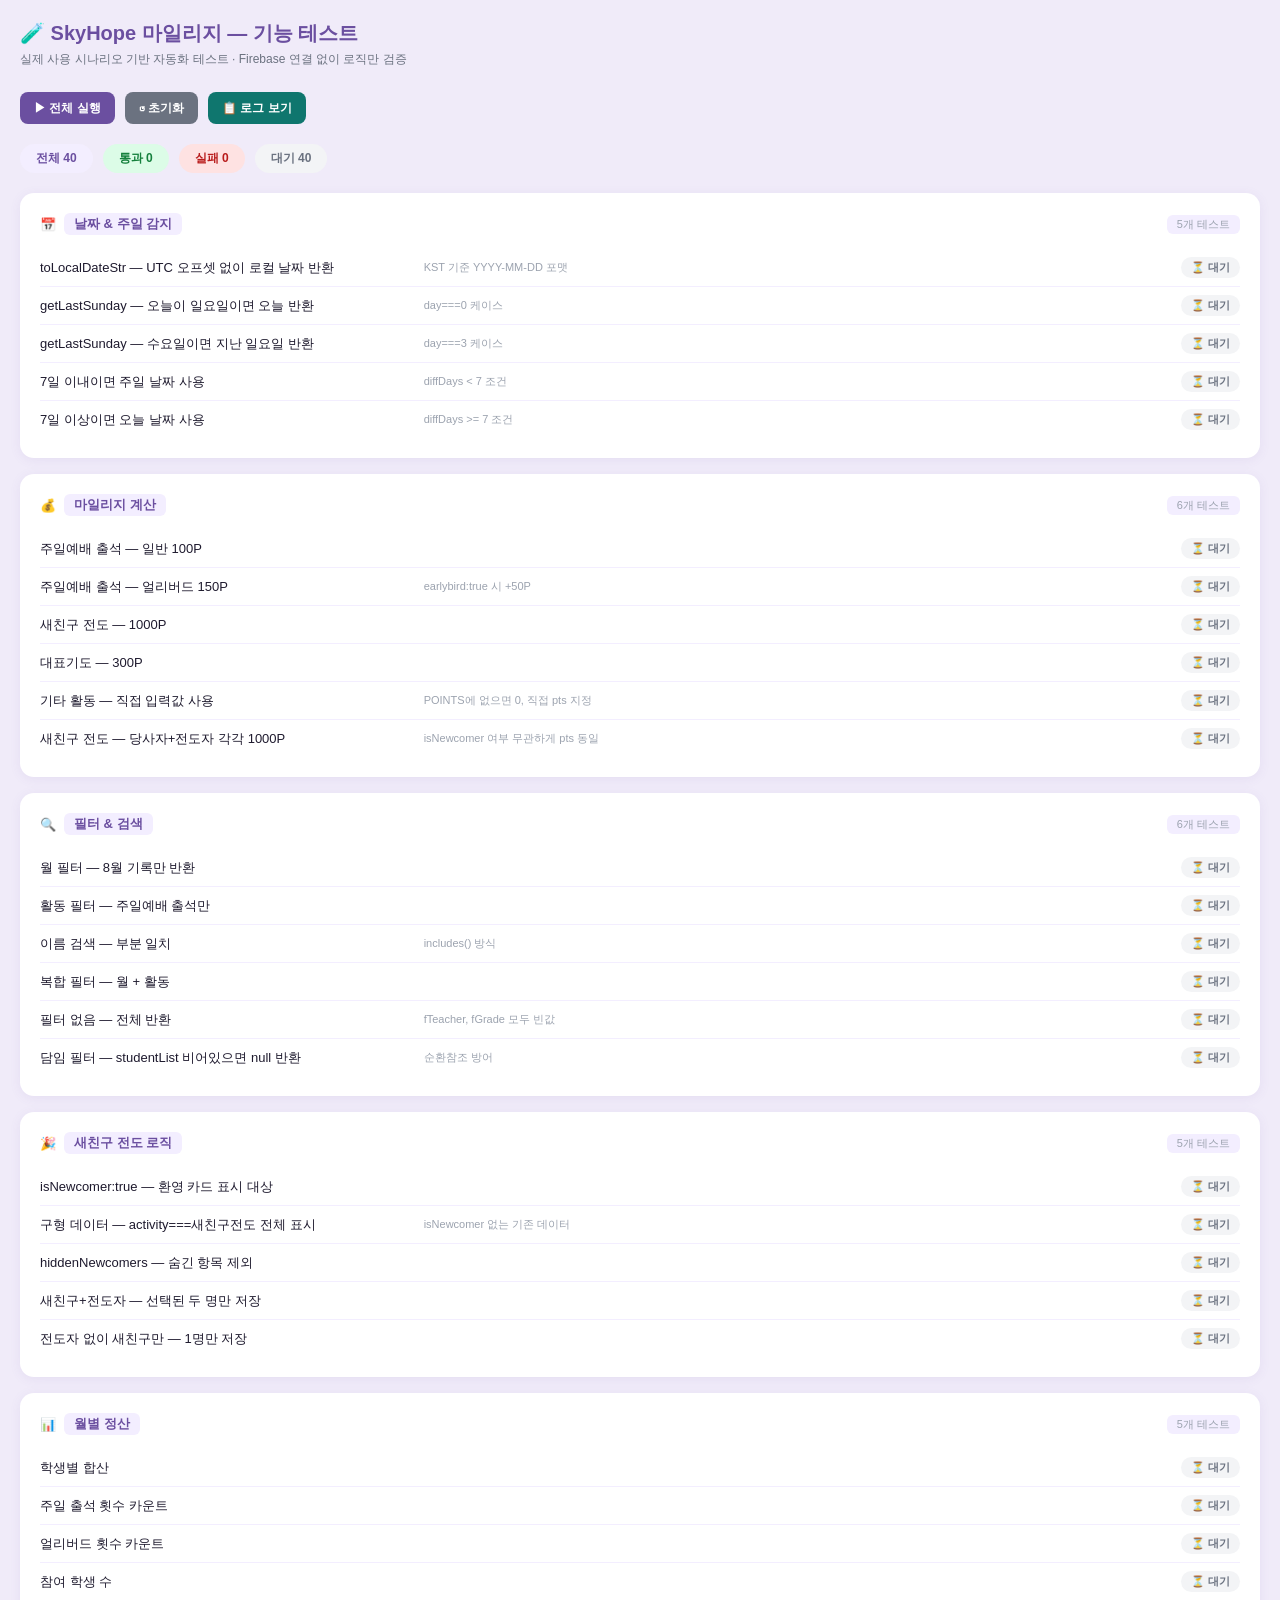
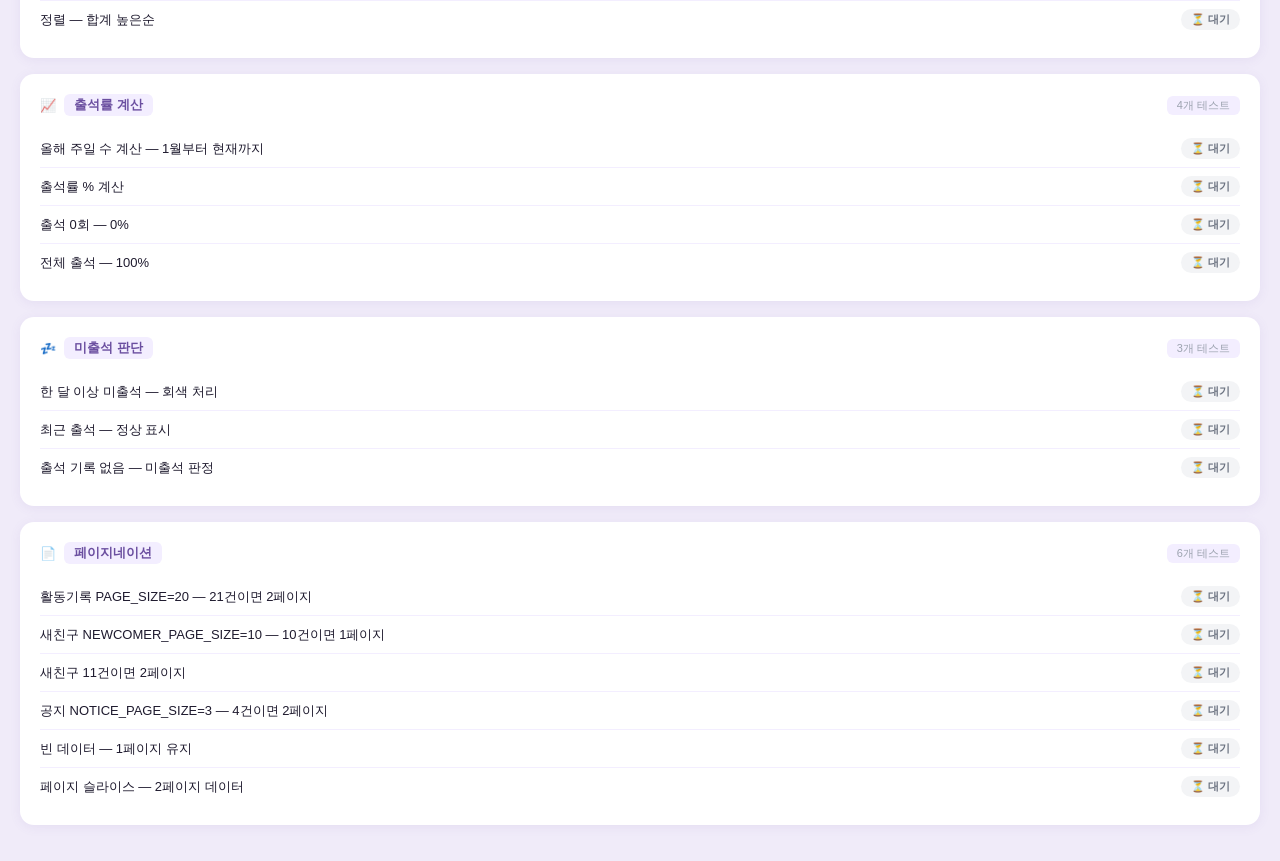
<file: test.html>
<!DOCTYPE html>
<html lang="ko">
<head>
  <meta charset="UTF-8" />
  <meta name="viewport" content="width=device-width, initial-scale=1.0" />
  <title>SkyHope 기능 테스트</title>
  <style>
    * { margin: 0; padding: 0; box-sizing: border-box; }
    body { font-family: "Apple SD Gothic Neo", "Noto Sans KR", sans-serif; background: #f0ebf9; color: #1e1a2e; padding: 20px; }

    h1 { font-size: 20px; font-weight: 900; color: #6b4fa0; margin-bottom: 4px; }
    .subtitle { font-size: 12px; color: #6b7280; margin-bottom: 24px; }

    .suite { background: white; border-radius: 14px; padding: 20px; margin-bottom: 16px; box-shadow: 0 2px 12px rgba(107,79,160,0.08); }
    .suite-title { font-size: 13px; font-weight: 800; color: #6b4fa0; margin-bottom: 14px; display: flex; align-items: center; gap: 8px; }
    .suite-title span { background: #f3eeff; border-radius: 6px; padding: 2px 10px; }

    .test-row { display: flex; align-items: center; gap: 10px; padding: 8px 0; border-bottom: 1px solid #f3eeff; font-size: 13px; }
    .test-row:last-child { border-bottom: none; }
    .test-name { flex: 1; color: #1e1a2e; }
    .test-desc { font-size: 11px; color: #9ca3af; flex: 2; }

    .badge { display: inline-flex; align-items: center; gap: 4px; padding: 3px 10px; border-radius: 20px; font-size: 11px; font-weight: 700; cursor: pointer; border: none; font-family: inherit; transition: all 0.15s; white-space: nowrap; }
    .badge-wait  { background: #f3f4f6; color: #6b7280; }
    .badge-pass  { background: #dcfce7; color: #15803d; }
    .badge-fail  { background: #fee2e2; color: #b91c1c; }
    .badge-skip  { background: #fef3c7; color: #b45309; }

    .btn-run { height: 32px; padding: 0 14px; border: none; border-radius: 8px; background: #6b4fa0; color: white; font-size: 12px; font-weight: 700; cursor: pointer; font-family: inherit; }
    .btn-run:hover { background: #5a3d8e; }
    .btn-run:active { transform: scale(0.97); }

    .summary-bar { display: flex; gap: 10px; margin-bottom: 20px; flex-wrap: wrap; }
    .summary-chip { padding: 6px 16px; border-radius: 20px; font-size: 12px; font-weight: 800; }
    .chip-total { background: #f3eeff; color: #6b4fa0; }
    .chip-pass  { background: #dcfce7; color: #15803d; }
    .chip-fail  { background: #fee2e2; color: #b91c1c; }
    .chip-wait  { background: #f3f4f6; color: #6b7280; }

    .log-box { background: #1e1a2e; color: #a5f3fc; border-radius: 10px; padding: 14px; font-size: 11px; font-family: monospace; max-height: 180px; overflow-y: auto; margin-top: 14px; display: none; line-height: 1.7; }
    .log-box.show { display: block; }
    .log-pass { color: #4ade80; }
    .log-fail { color: #f87171; }
    .log-info { color: #a5f3fc; }

    .ctrl { display: flex; gap: 10px; margin-bottom: 20px; flex-wrap: wrap; }
  </style>
</head>
<body>

<h1>🧪 SkyHope 마일리지 — 기능 테스트</h1>
<p class="subtitle">실제 사용 시나리오 기반 자동화 테스트 · Firebase 연결 없이 로직만 검증</p>

<div class="ctrl">
  <button class="btn-run" onclick="runAll()">▶ 전체 실행</button>
  <button class="btn-run" style="background:#6b7280" onclick="resetAll()">↺ 초기화</button>
  <button class="btn-run" style="background:#0f766e" onclick="toggleLog()">📋 로그 보기</button>
</div>

<div class="summary-bar">
  <div class="summary-chip chip-total" id="s-total">전체 0</div>
  <div class="summary-chip chip-pass"  id="s-pass">통과 0</div>
  <div class="summary-chip chip-fail"  id="s-fail">실패 0</div>
  <div class="summary-chip chip-wait"  id="s-wait">대기 0</div>
</div>

<div id="log-box" class="log-box"></div>

<!-- ── 테스트 스위트 ── -->
<div id="test-container"></div>

<script>
// ══════════════════════════════════════════
// 테스트 엔진
// ══════════════════════════════════════════
const tests = [];
let logs    = [];

function describe(suiteName, emoji, fn) {
  const suite = { name: suiteName, emoji, cases: [] };
  const it = (name, desc, fn) => suite.cases.push({ name, desc, fn, status: "wait" });
  fn(it);
  tests.push(suite);
}

function assert(cond, msg) {
  if (!cond) throw new Error(msg || "assertion failed");
}
function assertEqual(a, b, msg) {
  if (a !== b) throw new Error((msg || "") + ` expected ${JSON.stringify(b)}, got ${JSON.stringify(a)}`);
}
function assertContains(arr, val, msg) {
  if (!arr.includes(val)) throw new Error((msg || "") + ` [${arr}] does not contain ${val}`);
}

// ══════════════════════════════════════════
// 1. 날짜 / 주일 자동 감지
// ══════════════════════════════════════════
describe("날짜 & 주일 감지", "📅", it => {
  it("toLocalDateStr — UTC 오프셋 없이 로컬 날짜 반환", "KST 기준 YYYY-MM-DD 포맷", () => {
    function toLocalDateStr(d) {
      const y  = d.getFullYear();
      const m  = String(d.getMonth() + 1).padStart(2, "0");
      const dd = String(d.getDate()).padStart(2, "0");
      return `${y}-${m}-${dd}`;
    }
    const d = new Date(2026, 7, 9); // 2026-08-09
    assertEqual(toLocalDateStr(d), "2026-08-09", "날짜 포맷");
  });

  it("getLastSunday — 오늘이 일요일이면 오늘 반환", "day===0 케이스", () => {
    function getLastSunday(fakeDate) {
      const today = fakeDate;
      const day = today.getDay();
      const sun = new Date(today);
      sun.setDate(today.getDate() - day);
      return sun;
    }
    const sunday = new Date(2026, 7, 9); // 2026-08-09 일요일
    assertEqual(sunday.getDay(), 0, "테스트 날짜가 일요일인지");
    const result = getLastSunday(sunday);
    assertEqual(result.getDate(), 9, "일요일 → 당일 반환");
  });

  it("getLastSunday — 수요일이면 지난 일요일 반환", "day===3 케이스", () => {
    function getLastSunday(fakeDate) {
      const day = fakeDate.getDay();
      const sun = new Date(fakeDate);
      sun.setDate(fakeDate.getDate() - day);
      return sun;
    }
    const wed = new Date(2026, 7, 12); // 2026-08-12 수요일
    assertEqual(wed.getDay(), 3, "테스트 날짜가 수요일인지");
    const result = getLastSunday(wed);
    assertEqual(result.getDate(), 9, "수요일 → 지난 일요일(9일) 반환");
  });

  it("7일 이내이면 주일 날짜 사용", "diffDays < 7 조건", () => {
    const sun  = new Date(2026, 7, 9);
    const thu  = new Date(2026, 7, 13); // 4일 후
    const diff = Math.floor((thu - sun) / 86400000);
    assert(diff < 7, "4일 차이는 7일 이내");
  });

  it("7일 이상이면 오늘 날짜 사용", "diffDays >= 7 조건", () => {
    const sun  = new Date(2026, 6, 27);
    const mon  = new Date(2026, 7, 9); // 13일 후
    const diff = Math.floor((mon - sun) / 86400000);
    assert(diff >= 7, "13일 차이는 7일 이상");
  });
});

// ══════════════════════════════════════════
// 2. 마일리지 포인트 계산
// ══════════════════════════════════════════
describe("마일리지 계산", "💰", it => {
  const POINTS = {
    "금요기도회 참석": 50,
    "주일예배 찬양팀 섬김": 50,
    "주일예배 안내팀 섬김": 30,
    "주일예배 출석": 100,
    "대표기도": 300,
    "새친구 전도": 1000,
  };

  it("주일예배 출석 — 일반 100P", "", () => {
    assertEqual(POINTS["주일예배 출석"], 100);
  });

  it("주일예배 출석 — 얼리버드 150P", "earlybird:true 시 +50P", () => {
    const pts = POINTS["주일예배 출석"] + 50;
    assertEqual(pts, 150);
  });

  it("새친구 전도 — 1000P", "", () => {
    assertEqual(POINTS["새친구 전도"], 1000);
  });

  it("대표기도 — 300P", "", () => {
    assertEqual(POINTS["대표기도"], 300);
  });

  it("기타 활동 — 직접 입력값 사용", "POINTS에 없으면 0, 직접 pts 지정", () => {
    const pts = POINTS["기타 활동"] || 0;
    assertEqual(pts, 0, "POINTS에 기타 활동 없음 → 0");
  });

  it("새친구 전도 — 당사자+전도자 각각 1000P", "isNewcomer 여부 무관하게 pts 동일", () => {
    const newcomerPts = 1000;
    const referrerPts = 1000;
    assertEqual(newcomerPts + referrerPts, 2000, "두 명 합산 2000P");
  });
});

// ══════════════════════════════════════════
// 3. 필터 & 검색 로직
// ══════════════════════════════════════════
describe("필터 & 검색", "🔍", it => {
  const mockRecords = [
    { name: "김민준", activity: "주일예배 출석", date: "2026-08-03", pts: 100 },
    { name: "이강물", activity: "금요기도회 참석", date: "2026-08-07", pts: 50 },
    { name: "정하민", activity: "새친구 전도", date: "2026-08-03", pts: 1000, isNewcomer: true },
    { name: "박지훈", activity: "주일예배 출석", date: "2026-07-27", pts: 150, earlybird: true },
  ];

  it("월 필터 — 8월 기록만 반환", "", () => {
    const fMonth = "2026-08";
    const result = mockRecords.filter(r => r.date.startsWith(fMonth));
    assertEqual(result.length, 3, "8월 기록 3건");
  });

  it("활동 필터 — 주일예배 출석만", "", () => {
    const result = mockRecords.filter(r => r.activity === "주일예배 출석");
    assertEqual(result.length, 2);
  });

  it("이름 검색 — 부분 일치", "includes() 방식", () => {
    const fName = "김";
    const result = mockRecords.filter(r => r.name.includes(fName));
    assertEqual(result.length, 1);
    assertEqual(result[0].name, "김민준");
  });

  it("복합 필터 — 월 + 활동", "", () => {
    const result = mockRecords
      .filter(r => r.date.startsWith("2026-08"))
      .filter(r => r.activity === "주일예배 출석");
    assertEqual(result.length, 1);
  });

  it("필터 없음 — 전체 반환", "fTeacher, fGrade 모두 빈값", () => {
    function getNameSetByClass(fTeacher, fGrade, studentList) {
      if (!fTeacher && !fGrade) return null;
      if (!studentList.length) return null;
      return new Set(studentList.filter(s =>
        (!fTeacher || s.teacher === fTeacher) && (!fGrade || s.grade === fGrade)
      ).map(s => s.name));
    }
    const nameSet = getNameSetByClass("", "", []);
    assertEqual(nameSet, null, "빈 필터 → null 반환 → 전체 표시");
  });

  it("담임 필터 — studentList 비어있으면 null 반환", "순환참조 방어", () => {
    function getNameSetByClass(fTeacher, fGrade, studentList) {
      if (!fTeacher && !fGrade) return null;
      if (!studentList.length) return null;
      return new Set(studentList.filter(s => (!fTeacher || s.teacher === fTeacher)).map(s => s.name));
    }
    const nameSet = getNameSetByClass("박태원T", "", []);
    assertEqual(nameSet, null, "studentList 비어있으면 null → 전체 표시");
  });
});

// ══════════════════════════════════════════
// 4. 새친구 로직
// ══════════════════════════════════════════
describe("새친구 전도 로직", "🎉", it => {
  it("isNewcomer:true — 환영 카드 표시 대상", "", () => {
    const records = [
      { activity: "새친구 전도", isNewcomer: true,  name: "정하민" },
      { activity: "새친구 전도", isNewcomer: false, name: "김민준" },
      { activity: "새친구 전도", name: "이강물" }, // 구형 — isNewcomer 없음
    ];
    // 신규 방식: isNewcomer:true만
    const newcomers = records.filter(r =>
      r.activity === "새친구 전도" && r.isNewcomer === true
    );
    assertEqual(newcomers.length, 1);
    assertEqual(newcomers[0].name, "정하민");
  });

  it("구형 데이터 — activity===새친구전도 전체 표시", "isNewcomer 없는 기존 데이터", () => {
    const records = [
      { activity: "새친구 전도", name: "이강물" },
      { activity: "새친구 전도", name: "유경현" },
      { activity: "주일예배 출석", name: "김민준" },
    ];
    const newcomers = records.filter(r => r.activity === "새친구 전도");
    assertEqual(newcomers.length, 2);
  });

  it("hiddenNewcomers — 숨긴 항목 제외", "", () => {
    const hidden = new Set(["id-001", "id-002"]);
    const records = [
      { _id: "id-001", activity: "새친구 전도", name: "A" },
      { _id: "id-003", activity: "새친구 전도", name: "B" },
    ];
    const visible = records.filter(r =>
      r.activity === "새친구 전도" && !hidden.has(r._id)
    );
    assertEqual(visible.length, 1);
    assertEqual(visible[0].name, "B");
  });

  it("새친구+전도자 — 선택된 두 명만 저장", "", () => {
    const newcomerVal = "정하민";
    const referrerVal = "김민준";
    const saves = [newcomerVal, referrerVal].filter(Boolean);
    assertEqual(saves.length, 2);
  });

  it("전도자 없이 새친구만 — 1명만 저장", "", () => {
    const newcomerVal = "정하민";
    const referrerVal = "";
    const saves = [newcomerVal, referrerVal].filter(Boolean);
    assertEqual(saves.length, 1);
  });
});

// ══════════════════════════════════════════
// 5. 월별 정산 로직
// ══════════════════════════════════════════
describe("월별 정산", "📊", it => {
  const recs = [
    { name: "김민준", activity: "주일예배 출석", pts: 100, earlybird: false, date: "2026-08-03" },
    { name: "김민준", activity: "주일예배 출석", pts: 150, earlybird: true,  date: "2026-08-10" },
    { name: "김민준", activity: "금요기도회 참석", pts: 50, date: "2026-08-07" },
    { name: "이강물", activity: "주일예배 출석", pts: 100, earlybird: false, date: "2026-08-03" },
  ];

  it("학생별 합산", "", () => {
    const map = {};
    recs.forEach(r => { map[r.name] = (map[r.name] || 0) + r.pts; });
    assertEqual(map["김민준"], 300);
    assertEqual(map["이강물"], 100);
  });

  it("주일 출석 횟수 카운트", "", () => {
    const attendCount = recs.filter(r =>
      r.name === "김민준" && r.activity === "주일예배 출석"
    ).length;
    assertEqual(attendCount, 2);
  });

  it("얼리버드 횟수 카운트", "", () => {
    const earlyCount = recs.filter(r =>
      r.name === "김민준" && r.activity === "주일예배 출석" && r.earlybird
    ).length;
    assertEqual(earlyCount, 1);
  });

  it("참여 학생 수", "", () => {
    const active = new Set(recs.map(r => r.name)).size;
    assertEqual(active, 2);
  });

  it("정렬 — 합계 높은순", "", () => {
    const rows = [{ name: "김민준", total: 300 }, { name: "이강물", total: 100 }];
    rows.sort((a, b) => b.total - a.total);
    assertEqual(rows[0].name, "김민준");
  });
});

// ══════════════════════════════════════════
// 6. 출석률 계산
// ══════════════════════════════════════════
describe("출석률 계산", "📈", it => {
  it("올해 주일 수 계산 — 1월부터 현재까지", "", () => {
    function countSundaysThisYear(now) {
      const start = new Date(now.getFullYear(), 0, 1);
      const firstSun = new Date(start);
      firstSun.setDate(start.getDate() + ((7 - start.getDay()) % 7));
      let count = 0;
      const cur = new Date(firstSun);
      while (cur <= now) { count++; cur.setDate(cur.getDate() + 7); }
      return Math.max(count, 1);
    }
    // 2026-08-09 기준 → 1월 4일(첫 주일)부터 8월 9일까지
    const now = new Date(2026, 7, 9);
    const sundays = countSundaysThisYear(now);
    assert(sundays >= 30 && sundays <= 35, `주일 수 ${sundays}회 (30~35 사이)`);
  });

  it("출석률 % 계산", "", () => {
    const attended = 20;
    const total    = 32;
    const pct = Math.round((attended / total) * 100);
    assertEqual(pct, 63);
  });

  it("출석 0회 — 0%", "", () => {
    const pct = Math.round((0 / 32) * 100);
    assertEqual(pct, 0);
  });

  it("전체 출석 — 100%", "", () => {
    const pct = Math.round((32 / 32) * 100);
    assertEqual(pct, 100);
  });
});

// ══════════════════════════════════════════
// 7. 미출석 판단
// ══════════════════════════════════════════
describe("미출석 판단", "💤", it => {
  it("한 달 이상 미출석 — 회색 처리", "", () => {
    const oneMonthAgo = new Date(2026, 7, 9);
    oneMonthAgo.setMonth(oneMonthAgo.getMonth() - 1);
    const threshold = oneMonthAgo.toISOString().split("T")[0];

    const lastDate = "2026-06-15"; // 2달 전
    assert(lastDate < threshold, "6월 기록 → 미출석 판정");
  });

  it("최근 출석 — 정상 표시", "", () => {
    const oneMonthAgo = new Date(2026, 7, 9);
    oneMonthAgo.setMonth(oneMonthAgo.getMonth() - 1);
    const threshold = oneMonthAgo.toISOString().split("T")[0];

    const lastDate = "2026-08-03"; // 6일 전
    assert(!(lastDate < threshold), "8월 기록 → 정상 출석");
  });

  it("출석 기록 없음 — 미출석 판정", "", () => {
    const lastDate = undefined;
    assert(!lastDate || lastDate < "2026-07-09", "기록 없으면 미출석");
  });
});

// ══════════════════════════════════════════
// 8. 페이지네이션
// ══════════════════════════════════════════
describe("페이지네이션", "📄", it => {
  it("활동기록 PAGE_SIZE=20 — 21건이면 2페이지", "", () => {
    const PAGE_SIZE = 20;
    const total = 21;
    const pages = Math.max(1, Math.ceil(total / PAGE_SIZE));
    assertEqual(pages, 2);
  });

  it("새친구 NEWCOMER_PAGE_SIZE=10 — 10건이면 1페이지", "", () => {
    const pages = Math.max(1, Math.ceil(10 / 10));
    assertEqual(pages, 1);
  });

  it("새친구 11건이면 2페이지", "", () => {
    const pages = Math.max(1, Math.ceil(11 / 10));
    assertEqual(pages, 2);
  });

  it("공지 NOTICE_PAGE_SIZE=3 — 4건이면 2페이지", "", () => {
    const pages = Math.max(1, Math.ceil(4 / 3));
    assertEqual(pages, 2);
  });

  it("빈 데이터 — 1페이지 유지", "", () => {
    const pages = Math.max(1, Math.ceil(0 / 20));
    assertEqual(pages, 1);
  });

  it("페이지 슬라이스 — 2페이지 데이터", "", () => {
    const list = Array.from({ length: 25 }, (_, i) => i + 1);
    const page = 2;
    const PAGE_SIZE = 20;
    const slice = list.slice((page - 1) * PAGE_SIZE, page * PAGE_SIZE);
    assertEqual(slice.length, 5);
    assertEqual(slice[0], 21);
  });
});

// ══════════════════════════════════════════
// 테스트 러너
// ══════════════════════════════════════════
function renderTests() {
  const container = document.getElementById("test-container");
  container.innerHTML = tests.map((suite, si) => `
    <div class="suite" id="suite-${si}">
      <div class="suite-title">
        ${suite.emoji} <span>${suite.name}</span>
        <span style="margin-left:auto;font-weight:400;font-size:11px;color:#9ca3af">${suite.cases.length}개 테스트</span>
      </div>
      ${suite.cases.map((c, ci) => `
        <div class="test-row" id="row-${si}-${ci}">
          <div class="test-name">${c.name}</div>
          <div class="test-desc">${c.desc || ""}</div>
          <span class="badge badge-wait" id="badge-${si}-${ci}">⏳ 대기</span>
        </div>
      `).join("")}
    </div>
  `).join("");
  updateSummary();
}

async function runAll() {
  logs = [];
  // 상태 초기화
  tests.forEach((suite, si) => suite.cases.forEach((c, ci) => {
    c.status = "wait";
    setBadge(si, ci, "wait", "⏳ 대기");
  }));

  let pass = 0, fail = 0;

  for (let si = 0; si < tests.length; si++) {
    const suite = tests[si];
    log(`\n📦 ${suite.name}`, "info");
    for (let ci = 0; ci < suite.cases.length; ci++) {
      const c = suite.cases[ci];
      try {
        c.fn();
        c.status = "pass";
        setBadge(si, ci, "pass", "✅ 통과");
        log(`  ✅ ${c.name}`, "pass");
        pass++;
      } catch(e) {
        c.status = "fail";
        setBadge(si, ci, "fail", "❌ 실패");
        log(`  ❌ ${c.name} → ${e.message}`, "fail");
        fail++;
      }
      await new Promise(r => setTimeout(r, 18));
      updateSummary();
    }
  }
  log(`\n🏁 완료: 통과 ${pass} / 실패 ${fail} / 전체 ${pass + fail}`, "info");
}

function resetAll() {
  tests.forEach((suite, si) => suite.cases.forEach((c, ci) => {
    c.status = "wait";
    setBadge(si, ci, "wait", "⏳ 대기");
  }));
  logs = [];
  document.getElementById("log-box").innerHTML = "";
  updateSummary();
}

function setBadge(si, ci, cls, text) {
  const el = document.getElementById(`badge-${si}-${ci}`);
  if (el) { el.className = `badge badge-${cls}`; el.textContent = text; }
}

function updateSummary() {
  const all   = tests.flatMap(s => s.cases);
  const total = all.length;
  const pass  = all.filter(c => c.status === "pass").length;
  const fail  = all.filter(c => c.status === "fail").length;
  const wait  = all.filter(c => c.status === "wait").length;
  document.getElementById("s-total").textContent = `전체 ${total}`;
  document.getElementById("s-pass").textContent  = `통과 ${pass}`;
  document.getElementById("s-fail").textContent  = `실패 ${fail}`;
  document.getElementById("s-wait").textContent  = `대기 ${wait}`;
}

function log(msg, type) {
  logs.push({ msg, type });
  const box = document.getElementById("log-box");
  if (box.classList.contains("show")) renderLog();
}

function renderLog() {
  const box = document.getElementById("log-box");
  box.innerHTML = logs.map(l =>
    `<div class="log-${l.type}">${l.msg}</div>`
  ).join("");
  box.scrollTop = box.scrollHeight;
}

function toggleLog() {
  const box = document.getElementById("log-box");
  box.classList.toggle("show");
  if (box.classList.contains("show")) renderLog();
}

// 초기 렌더
renderTests();
</script>
</body>
</html>
</file>
